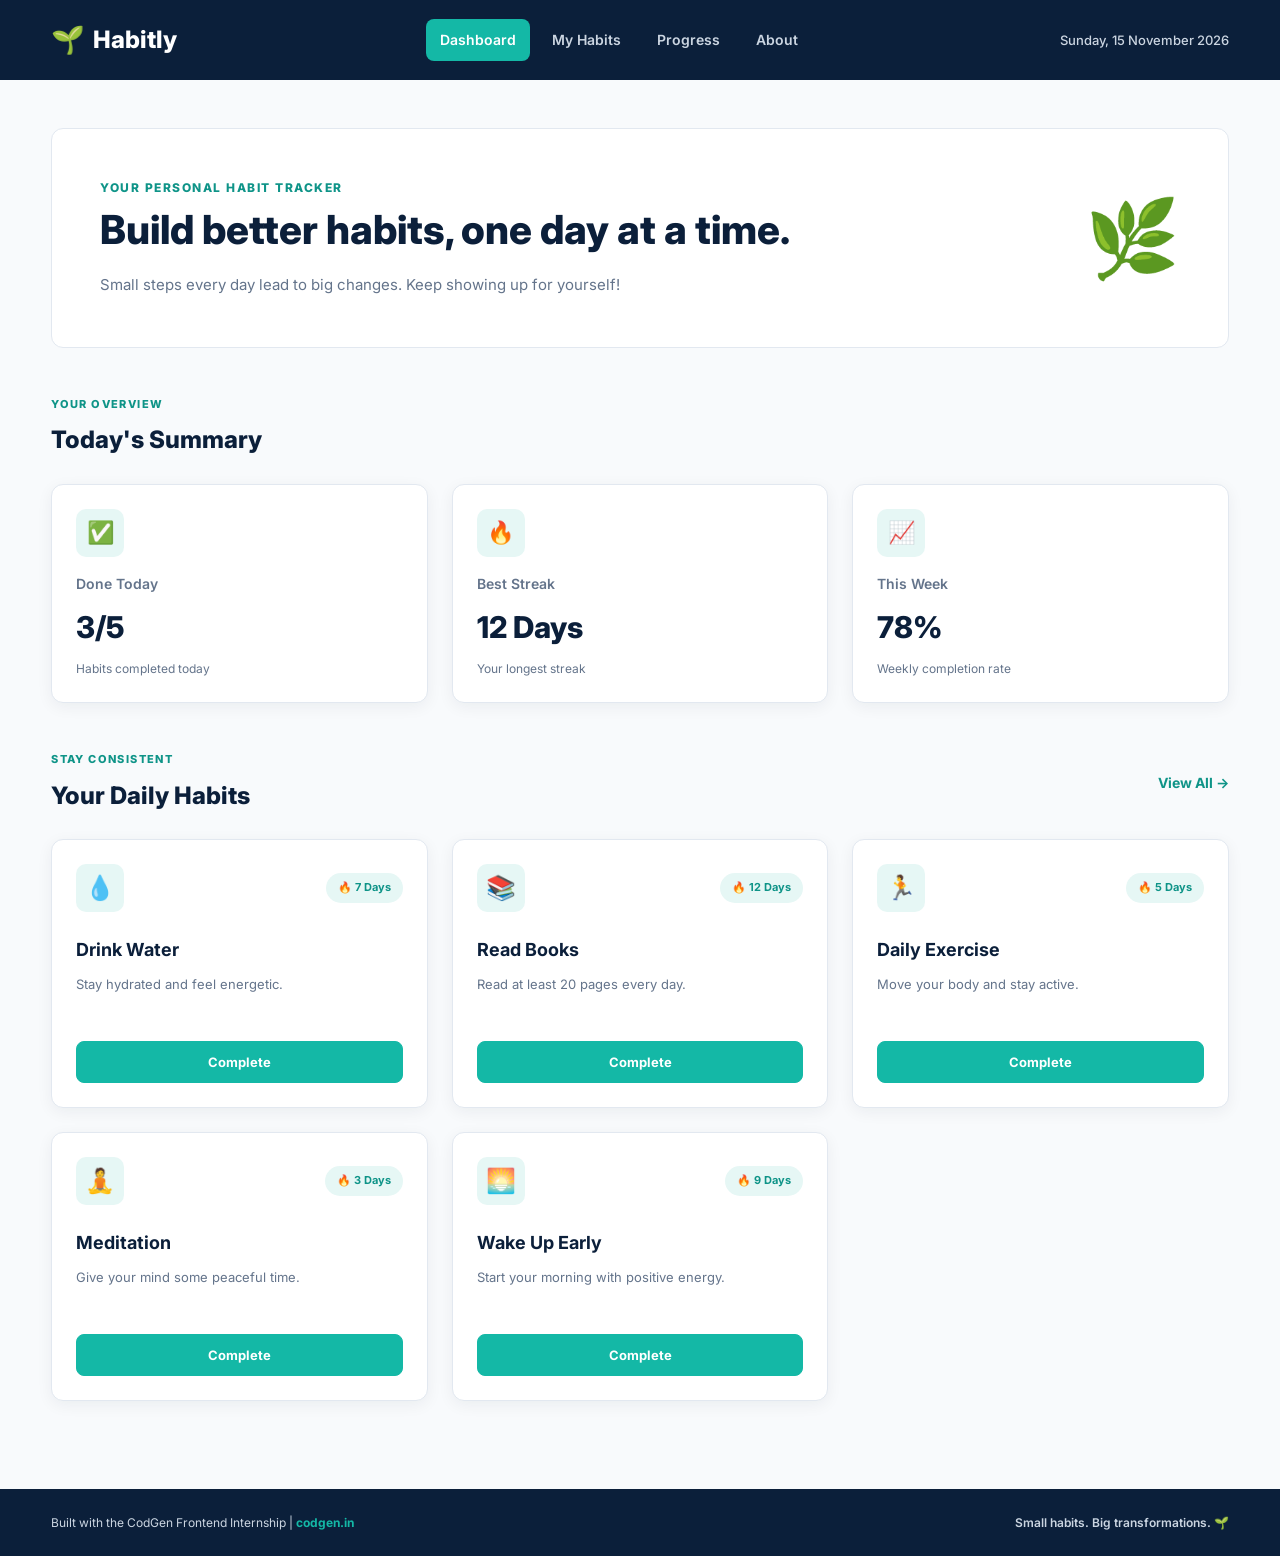
<file: index.html>
<!DOCTYPE html>
<html lang="en">

<head>
    <meta charset="UTF-8">
    <meta name="viewport" content="width=device-width, initial-scale=1.0">

    <meta name="description" content="Habitly - Build better habits, one day at a time.">

    <title>Habitly - Build Better Habits</title>

    <!-- Google Fonts -->
    <link rel="preconnect" href="https://fonts.googleapis.com">
    <link rel="preconnect" href="https://fonts.gstatic.com" crossorigin>

    <link
        href="https://fonts.googleapis.com/css2?family=Inter:wght@400;500;600;700;800&display=swap"
        rel="stylesheet"
    >

    <!-- Main CSS -->
    <link rel="stylesheet" href="assets/css/style.css">
</head>

<body>

    <!-- ================= HEADER ================= -->

    <header class="header">

        <div class="container header-container">

            <a href="index.html" class="logo">
                <span class="logo-icon">🌱</span>
                <span>Habitly</span>
            </a>

            <nav class="navigation" aria-label="Main navigation">

                <a href="index.html" class="nav-link active">
                    Dashboard
                </a>

                <a href="habits.html" class="nav-link">
                    My Habits
                </a>

                <a href="progress.html" class="nav-link">
                    Progress
                </a>

                <a href="about.html" class="nav-link">
                    About
                </a>

            </nav>

            <div class="header-date">
                Sunday, 15 November 2026
            </div>

        </div>

    </header>


    <!-- ================= MAIN CONTENT ================= -->

    <main class="main-content">

        <div class="container">

            <!-- Welcome Section -->

            <section class="welcome-section">

                <div>
                    <p class="welcome-label">YOUR PERSONAL HABIT TRACKER</p>

                    <h1>Build better habits, one day at a time.</h1>

                    <p class="welcome-description">
                        Small steps every day lead to big changes.
                        Keep showing up for yourself!
                    </p>
                </div>

                <div class="welcome-emoji">
                    🌿
                </div>

            </section>


            <!-- ================= SUMMARY STATS ================= -->

            <section class="stats-section" aria-labelledby="stats-heading">

                <div class="section-heading">
                    <div>
                        <p class="section-label">YOUR OVERVIEW</p>
                        <h2 id="stats-heading">Today's Summary</h2>
                    </div>
                </div>

                <div class="stats-grid">

                    <!-- Stat 1 -->

                    <article class="stat-card">

                        <div class="stat-icon">✅</div>

                        <p class="stat-title">Done Today</p>

                        <h3>3/5</h3>

                        <p class="stat-description">
                            Habits completed today
                        </p>

                    </article>


                    <!-- Stat 2 -->

                    <article class="stat-card">

                        <div class="stat-icon">🔥</div>

                        <p class="stat-title">Best Streak</p>

                        <h3>12 Days</h3>

                        <p class="stat-description">
                            Your longest streak
                        </p>

                    </article>


                    <!-- Stat 3 -->

                    <article class="stat-card">

                        <div class="stat-icon">📈</div>

                        <p class="stat-title">This Week</p>

                        <h3>78%</h3>

                        <p class="stat-description">
                            Weekly completion rate
                        </p>

                    </article>

                </div>

            </section>


            <!-- ================= HABIT CARDS ================= -->

            <section class="habits-section" aria-labelledby="habits-heading">

                <div class="section-heading">

                    <div>
                        <p class="section-label">STAY CONSISTENT</p>
                        <h2 id="habits-heading">Your Daily Habits</h2>
                    </div>

                    <a href="habits.html" class="view-all-link">
                        View All →
                    </a>

                </div>


                <div class="habits-grid">

                    <!-- Habit 1 -->

                    <article class="habit-card">

                        <div class="habit-card-top">
                            <span class="habit-icon">💧</span>
                            <span class="streak-badge">🔥 7 Days</span>
                        </div>

                        <h3>Drink Water</h3>

                        <p>Stay hydrated and feel energetic.</p>

                        <button class="complete-button" type="button">
                            Complete
                        </button>

                    </article>


                    <!-- Habit 2 -->

                    <article class="habit-card">

                        <div class="habit-card-top">
                            <span class="habit-icon">📚</span>
                            <span class="streak-badge">🔥 12 Days</span>
                        </div>

                        <h3>Read Books</h3>

                        <p>Read at least 20 pages every day.</p>

                        <button class="complete-button" type="button">
                            Complete
                        </button>

                    </article>


                    <!-- Habit 3 -->

                    <article class="habit-card">

                        <div class="habit-card-top">
                            <span class="habit-icon">🏃</span>
                            <span class="streak-badge">🔥 5 Days</span>
                        </div>

                        <h3>Daily Exercise</h3>

                        <p>Move your body and stay active.</p>

                        <button class="complete-button" type="button">
                            Complete
                        </button>

                    </article>


                    <!-- Habit 4 -->

                    <article class="habit-card">

                        <div class="habit-card-top">
                            <span class="habit-icon">🧘</span>
                            <span class="streak-badge">🔥 3 Days</span>
                        </div>

                        <h3>Meditation</h3>

                        <p>Give your mind some peaceful time.</p>

                        <button class="complete-button" type="button">
                            Complete
                        </button>

                    </article>


                    <!-- Habit 5 -->

                    <article class="habit-card">

                        <div class="habit-card-top">
                            <span class="habit-icon">🌅</span>
                            <span class="streak-badge">🔥 9 Days</span>
                        </div>

                        <h3>Wake Up Early</h3>

                        <p>Start your morning with positive energy.</p>

                        <button class="complete-button" type="button">
                            Complete
                        </button>

                    </article>

                </div>

            </section>

        </div>

    </main>


    <!-- ================= FOOTER ================= -->

    <footer class="footer">

        <div class="container footer-container">

            <p>
                Built with the CodGen Frontend Internship |
                <a href="https://codgen.in">codgen.in</a>
            </p>

            <p class="footer-note">
                Small habits. Big transformations. 🌱
            </p>

        </div>

    </footer>

</body>
</html>
</file>
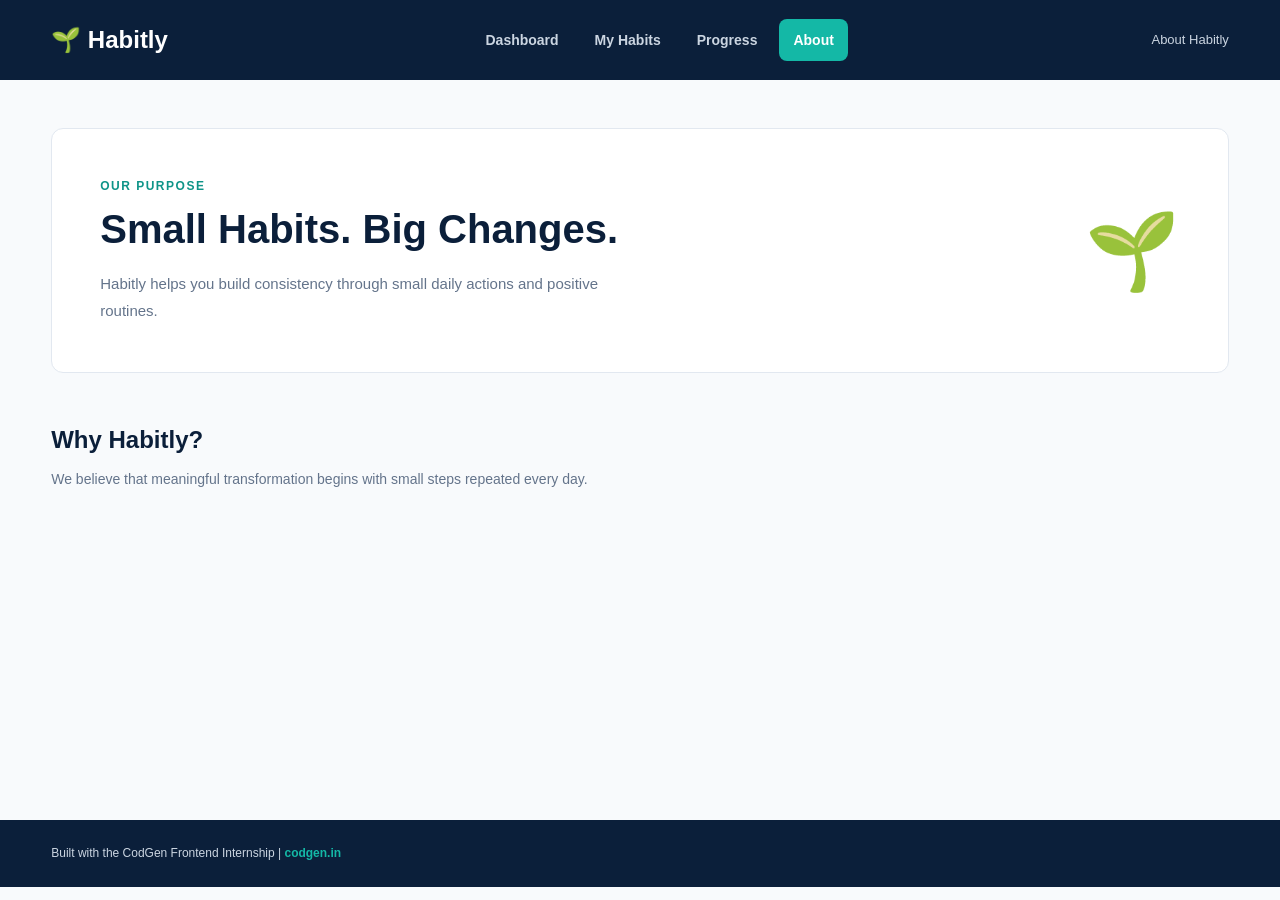
<file: about.html>
<!DOCTYPE html>
<html lang="en">
<head>
    <meta charset="UTF-8">
    <meta name="viewport" content="width=device-width, initial-scale=1.0">
    <title>About | Habitly</title>
    <link rel="stylesheet" href="assets/css/style.css">
</head>
<body>

    <header class="header">
        <div class="container header-container">
            <a href="index.html" class="logo">🌱 Habitly</a>

            <nav class="navigation" aria-label="Main navigation">
                <a href="index.html" class="nav-link">Dashboard</a>
                <a href="habits.html" class="nav-link">My Habits</a>
                <a href="progress.html" class="nav-link">Progress</a>
                <a href="about.html" class="nav-link active">About</a>
            </nav>

            <span class="header-date">About Habitly</span>
        </div>
    </header>

    <main class="main-content">
        <div class="container">
            <section class="welcome-section">
                <div>
                    <p class="welcome-label">OUR PURPOSE</p>
                    <h1>Small Habits. Big Changes.</h1>
                    <p class="welcome-description">
                        Habitly helps you build consistency through
                        small daily actions and positive routines.
                    </p>
                </div>

                <div class="welcome-emoji">🌱</div>
            </section>

            <section class="habits-section">
                <h2>Why Habitly?</h2>
                <p>
                    We believe that meaningful transformation begins
                    with small steps repeated every day.
                </p>
            </section>
        </div>
    </main>

    <footer class="footer">
        <div class="container footer-container">
            <p>Built with the CodGen Frontend Internship | <a href="https://codgen.in">codgen.in</a></p>
        </div>
    </footer>

</body>
</html>
</file>
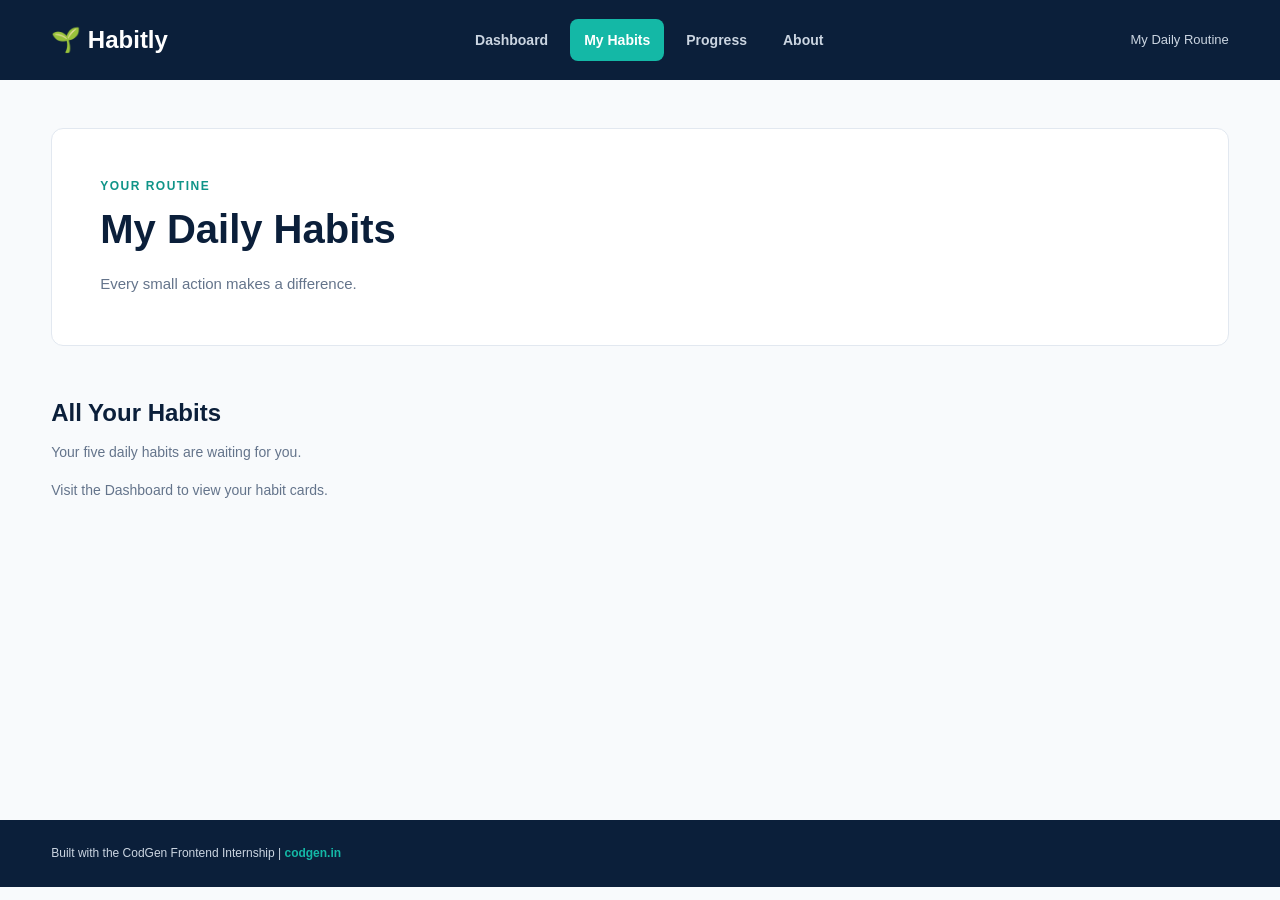
<file: habits.html>
<!DOCTYPE html>
<html lang="en">
<head>
    <meta charset="UTF-8">
    <meta name="viewport" content="width=device-width, initial-scale=1.0">
    <title>My Habits | Habitly</title>
    <link rel="stylesheet" href="assets/css/style.css">
</head>
<body>

    <header class="header">
        <div class="container header-container">
            <a href="index.html" class="logo">🌱 Habitly</a>

            <nav class="navigation" aria-label="Main navigation">
                <a href="index.html" class="nav-link">Dashboard</a>
                <a href="habits.html" class="nav-link active">My Habits</a>
                <a href="progress.html" class="nav-link">Progress</a>
                <a href="about.html" class="nav-link">About</a>
            </nav>

            <span class="header-date">My Daily Routine</span>
        </div>
    </header>

    <main class="main-content">
        <div class="container">
            <section class="welcome-section">
                <div>
                    <p class="welcome-label">YOUR ROUTINE</p>
                    <h1>My Daily Habits</h1>
                    <p class="welcome-description">
                        Every small action makes a difference.
                    </p>
                </div>
            </section>

            <section class="habits-section">
                <h2>All Your Habits</h2>
                <p>Your five daily habits are waiting for you.</p>
                <p>Visit the <a href="index.html">Dashboard</a> to view your habit cards.</p>
            </section>
        </div>
    </main>

    <footer class="footer">
        <div class="container footer-container">
            <p>Built with the CodGen Frontend Internship | <a href="https://codgen.in">codgen.in</a></p>
        </div>
    </footer>

</body>
</html>
</file>
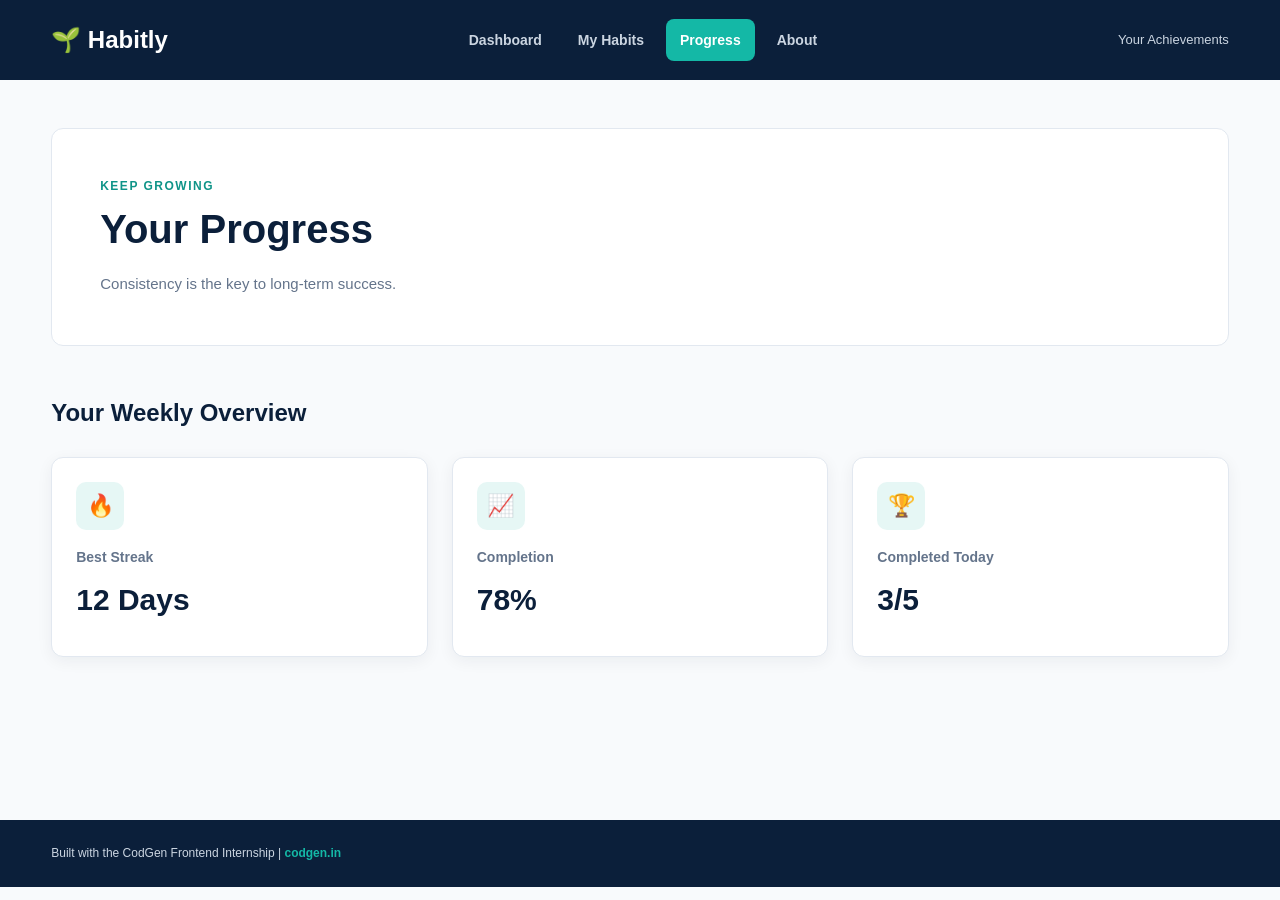
<file: progress.html>
<!DOCTYPE html>
<html lang="en">
<head>
    <meta charset="UTF-8">
    <meta name="viewport" content="width=device-width, initial-scale=1.0">
    <title>Progress | Habitly</title>
    <link rel="stylesheet" href="assets/css/style.css">
</head>
<body>

    <header class="header">
        <div class="container header-container">
            <a href="index.html" class="logo">🌱 Habitly</a>

            <nav class="navigation" aria-label="Main navigation">
                <a href="index.html" class="nav-link">Dashboard</a>
                <a href="habits.html" class="nav-link">My Habits</a>
                <a href="progress.html" class="nav-link active">Progress</a>
                <a href="about.html" class="nav-link">About</a>
            </nav>

            <span class="header-date">Your Achievements</span>
        </div>
    </header>

    <main class="main-content">
        <div class="container">
            <section class="welcome-section">
                <div>
                    <p class="welcome-label">KEEP GROWING</p>
                    <h1>Your Progress</h1>
                    <p class="welcome-description">
                        Consistency is the key to long-term success.
                    </p>
                </div>
            </section>

            <section class="stats-section">
                <h2>Your Weekly Overview</h2>

                <div class="stats-grid">
                    <article class="stat-card">
                        <div class="stat-icon">🔥</div>
                        <p class="stat-title">Best Streak</p>
                        <h3>12 Days</h3>
                    </article>

                    <article class="stat-card">
                        <div class="stat-icon">📈</div>
                        <p class="stat-title">Completion</p>
                        <h3>78%</h3>
                    </article>

                    <article class="stat-card">
                        <div class="stat-icon">🏆</div>
                        <p class="stat-title">Completed Today</p>
                        <h3>3/5</h3>
                    </article>
                </div>
            </section>
        </div>
    </main>

    <footer class="footer">
        <div class="container footer-container">
            <p>Built with the CodGen Frontend Internship | <a href="https://codgen.in">codgen.in</a></p>
        </div>
    </footer>

</body>
</html>
</file>
<file: assets/css/style.css>
/* ==================================================
   HABITLY - WEEK 1 FRONTEND INTERNSHIP
   CodGen | HTML + CSS
================================================== */


/* 1. ROOT VARIABLES */

:root {
    /* Colors */
    --navy: #0B1F3A;
    --teal: #14B8A6;
    --teal-dark: #0F9488;

    --background: #F8FAFC;
    --white: #FFFFFF;

    --text-primary: #0B1F3A;
    --text-secondary: #64748B;

    --border: #E2E8F0;
    --soft-teal: #E6F7F5;

    /* Spacing: 8px system */
    --space-1: 8px;
    --space-2: 16px;
    --space-3: 24px;
    --space-4: 32px;
    --space-5: 40px;
    --space-6: 48px;
    --space-7: 56px;
    --space-8: 64px;

    /* Other */
    --radius: 12px;
    --shadow: 0 4px 16px rgba(11, 31, 58, 0.06);

    --transition: all 0.3s ease;
}


/* 2. RESET */

* {
    margin: 0;
    padding: 0;
    box-sizing: border-box;
}

html {
    scroll-behavior: smooth;
}

body {
    font-family: 'Inter', -apple-system, BlinkMacSystemFont,
        'Segoe UI', sans-serif;

    background: var(--background);
    color: var(--text-primary);

    line-height: 1.6;
}


/* 3. GLOBAL ELEMENTS */

a {
    text-decoration: none;
    color: inherit;
}

button {
    font-family: inherit;
    cursor: pointer;
}

.container {
    width: min(1200px, 92%);
    margin: 0 auto;
}


/* 4. HEADER */

.header {
    background: var(--navy);
    color: var(--white);

    width: 100%;

    position: sticky;
    top: 0;
    z-index: 100;
}

.header-container {
    min-height: 80px;

    display: flex;
    align-items: center;
    justify-content: space-between;

    gap: var(--space-3);
}


/* Logo */

.logo {
    display: flex;
    align-items: center;
    gap: var(--space-1);

    color: var(--white);

    font-size: 24px;
    font-weight: 800;

    white-space: nowrap;
}

.logo-icon {
    font-size: 27px;
}


/* Navigation */

.navigation {
    display: flex;
    align-items: center;
    gap: var(--space-1);
}

.nav-link {
    color: #CBD5E1;

    font-size: 14px;
    font-weight: 600;

    padding: 10px 14px;

    border-radius: 8px;

    transition: var(--transition);
}

.nav-link:hover {
    color: var(--white);
    background: rgba(255, 255, 255, 0.10);
}

.nav-link.active {
    color: var(--white);
    background: var(--teal);
}


/* Header Date */

.header-date {
    color: #CBD5E1;

    font-size: 13px;
    font-weight: 500;

    white-space: nowrap;
}


/* 5. MAIN CONTENT */

.main-content {
    min-height: calc(100vh - 160px);

    padding: var(--space-6) 0;
}


/* 6. WELCOME SECTION */

.welcome-section {
    background: var(--white);

    border: 1px solid var(--border);
    border-radius: var(--radius);

    padding: var(--space-6);

    display: flex;
    align-items: center;
    justify-content: space-between;

    gap: var(--space-4);

    margin-bottom: var(--space-6);
}

.welcome-label {
    color: var(--teal-dark);

    font-size: 12px;
    font-weight: 800;

    letter-spacing: 1.5px;

    margin-bottom: var(--space-1);
}

.welcome-section h1 {
    color: var(--navy);

    font-size: clamp(28px, 4vw, 40px);
    font-weight: 800;

    line-height: 1.25;

    margin-bottom: var(--space-2);
}

.welcome-description {
    color: var(--text-secondary);

    font-size: 15px;
    line-height: 1.8;

    max-width: 550px;
}

.welcome-emoji {
    font-size: 76px;
    flex-shrink: 0;
}


/* 7. SECTION HEADINGS */

.section-heading {
    display: flex;
    align-items: center;
    justify-content: space-between;

    gap: var(--space-2);

    margin-bottom: var(--space-3);
}

.section-label {
    color: var(--teal-dark);

    font-size: 11px;
    font-weight: 800;

    letter-spacing: 1.4px;

    margin-bottom: var(--space-1);
}

.section-heading h2,
.habits-section h2,
.stats-section h2 {
    color: var(--navy);

    font-size: 24px;
    font-weight: 800;
}

.view-all-link {
    color: var(--teal-dark);

    font-size: 14px;
    font-weight: 700;

    transition: var(--transition);
}

.view-all-link:hover {
    color: var(--navy);
}


/* 8. SUMMARY STATISTICS */

.stats-section {
    margin-bottom: var(--space-6);
}

.stats-grid {
    display: grid;

    grid-template-columns: repeat(3, 1fr);

    gap: var(--space-3);

    margin-top: var(--space-3);
}

.stat-card {
    background: var(--white);

    border: 1px solid var(--border);
    border-radius: var(--radius);

    padding: var(--space-3);

    box-shadow: var(--shadow);

    transition: var(--transition);
}

.stat-card:hover {
    transform: translateY(-4px);

    box-shadow: 0 8px 22px rgba(11, 31, 58, 0.10);
}

.stat-icon {
    width: 48px;
    height: 48px;

    display: flex;
    align-items: center;
    justify-content: center;

    background: var(--soft-teal);

    border-radius: 10px;

    font-size: 22px;

    margin-bottom: var(--space-2);
}

.stat-title {
    color: var(--text-secondary);

    font-size: 14px;
    font-weight: 600;

    margin-bottom: var(--space-1);
}

.stat-card h3 {
    color: var(--navy);

    font-size: 30px;
    font-weight: 800;

    margin-bottom: var(--space-1);
}

.stat-description {
    color: var(--text-secondary);

    font-size: 12px;
}


/* 9. HABITS SECTION */

.habits-section {
    margin-bottom: var(--space-5);
}

.habits-section > h2 {
    margin-bottom: var(--space-1);
}

.habits-section > p {
    color: var(--text-secondary);
    font-size: 14px;
    margin-bottom: var(--space-2);
}


/* Habits Grid */

.habits-grid {
    display: grid;

    grid-template-columns: repeat(3, minmax(0, 1fr));

    gap: var(--space-3);

    margin-top: var(--space-3);
}


/* Habit Card */

.habit-card {
    background: var(--white);

    border: 1px solid var(--border);
    border-radius: var(--radius);

    padding: var(--space-3);

    box-shadow: var(--shadow);

    transition: var(--transition);
}

.habit-card:hover {
    transform: translateY(-5px);

    border-color: var(--teal);

    box-shadow: 0 10px 25px rgba(11, 31, 58, 0.10);
}


/* Habit Card Top */

.habit-card-top {
    display: flex;
    align-items: center;
    justify-content: space-between;

    gap: var(--space-1);

    margin-bottom: var(--space-3);
}

.habit-icon {
    width: 48px;
    height: 48px;

    display: flex;
    align-items: center;
    justify-content: center;

    background: var(--soft-teal);

    border-radius: 10px;

    font-size: 24px;
}


/* Streak Badge */

.streak-badge {
    background: var(--soft-teal);
    color: var(--teal-dark);

    border-radius: 20px;

    padding: 6px 12px;

    font-size: 11px;
    font-weight: 700;

    white-space: nowrap;
}


/* Habit Card Text */

.habit-card h3 {
    color: var(--navy);

    font-size: 18px;
    font-weight: 700;

    margin-bottom: var(--space-1);
}

.habit-card > p {
    color: var(--text-secondary);

    font-size: 13px;
    line-height: 1.7;

    min-height: 44px;

    margin-bottom: var(--space-3);
}


/* 10. COMPLETE BUTTON */

.complete-button {
    width: 100%;

    padding: 12px 16px;

    background: var(--teal);
    color: var(--white);

    border: 1px solid var(--teal);
    border-radius: 8px;

    font-size: 13px;
    font-weight: 700;

    transition: var(--transition);
}

.complete-button:hover {
    background: var(--teal-dark);
    border-color: var(--teal-dark);

    transform: translateY(-2px);
}

.complete-button:active {
    transform: scale(0.98);
}


/* 11. FOOTER */

.footer {
    background: var(--navy);

    padding: var(--space-3) 0;
}

.footer-container {
    display: flex;
    align-items: center;
    justify-content: space-between;

    gap: var(--space-2);
}

.footer p {
    color: #CBD5E1;
    font-size: 12px;
}

.footer a {
    color: var(--teal);
    font-weight: 700;
}

.footer a:hover {
    color: var(--white);
}

.footer-note {
    font-weight: 600;
}


/* 12. ACCESSIBILITY */

a:focus-visible,
button:focus-visible {
    outline: 3px solid var(--teal);
    outline-offset: 4px;
}


/* 13. TABLET RESPONSIVE - 768px */

@media (max-width: 900px) {

    .header-container {
        flex-wrap: wrap;
        padding: var(--space-2) 0;
    }

    .navigation {
        order: 3;
        width: 100%;
        justify-content: center;
    }

    .header-date {
        margin-left: auto;
    }

    .habits-grid {
        grid-template-columns: repeat(2, minmax(0, 1fr));
    }

    .welcome-section {
        padding: var(--space-5);
    }

}


/* 14. MOBILE RESPONSIVE - 360px */

@media (max-width: 600px) {

    .container {
        width: 92%;
    }

    /* Header */

    .header-container {
        gap: var(--space-1);
    }

    .logo {
        font-size: 20px;
    }

    .header-date {
        font-size: 11px;
    }

    .navigation {
        justify-content: space-between;
        gap: 2px;
    }

    .nav-link {
        padding: 8px 9px;
        font-size: 12px;
    }


    /* Main */

    .main-content {
        padding: var(--space-4) 0;
    }


    /* Welcome */

    .welcome-section {
        padding: var(--space-4) var(--space-3);
        margin-bottom: var(--space-5);
    }

    .welcome-section h1 {
        font-size: 27px;
    }

    .welcome-description {
        font-size: 13px;
    }

    .welcome-emoji {
        font-size: 44px;
    }


    /* Statistics */

    .stats-grid {
        grid-template-columns: 1fr;
        gap: var(--space-2);
    }

    .stat-card {
        padding: var(--space-3);
    }

    .stat-card h3 {
        font-size: 26px;
    }


    /* Habits */

    .habits-grid {
        grid-template-columns: 1fr;
        gap: var(--space-2);
    }

    .habit-card {
        padding: var(--space-3);
    }

    .section-heading h2,
    .habits-section h2,
    .stats-section h2 {
        font-size: 21px;
    }


    /* Footer */

    .footer-container {
        flex-direction: column;
        text-align: center;
        gap: var(--space-1);
    }

}


/* 15. EXTRA SMALL DEVICES */

@media (max-width: 380px) {

    .logo {
        font-size: 18px;
    }

    .nav-link {
        padding: 7px 6px;
        font-size: 11px;
    }

    .header-date {
        font-size: 10px;
    }

    .welcome-section {
        padding: var(--space-3) var(--space-2);
    }

    .welcome-section h1 {
        font-size: 23px;
    }

    .welcome-emoji {
        font-size: 35px;
    }

}
</file>
